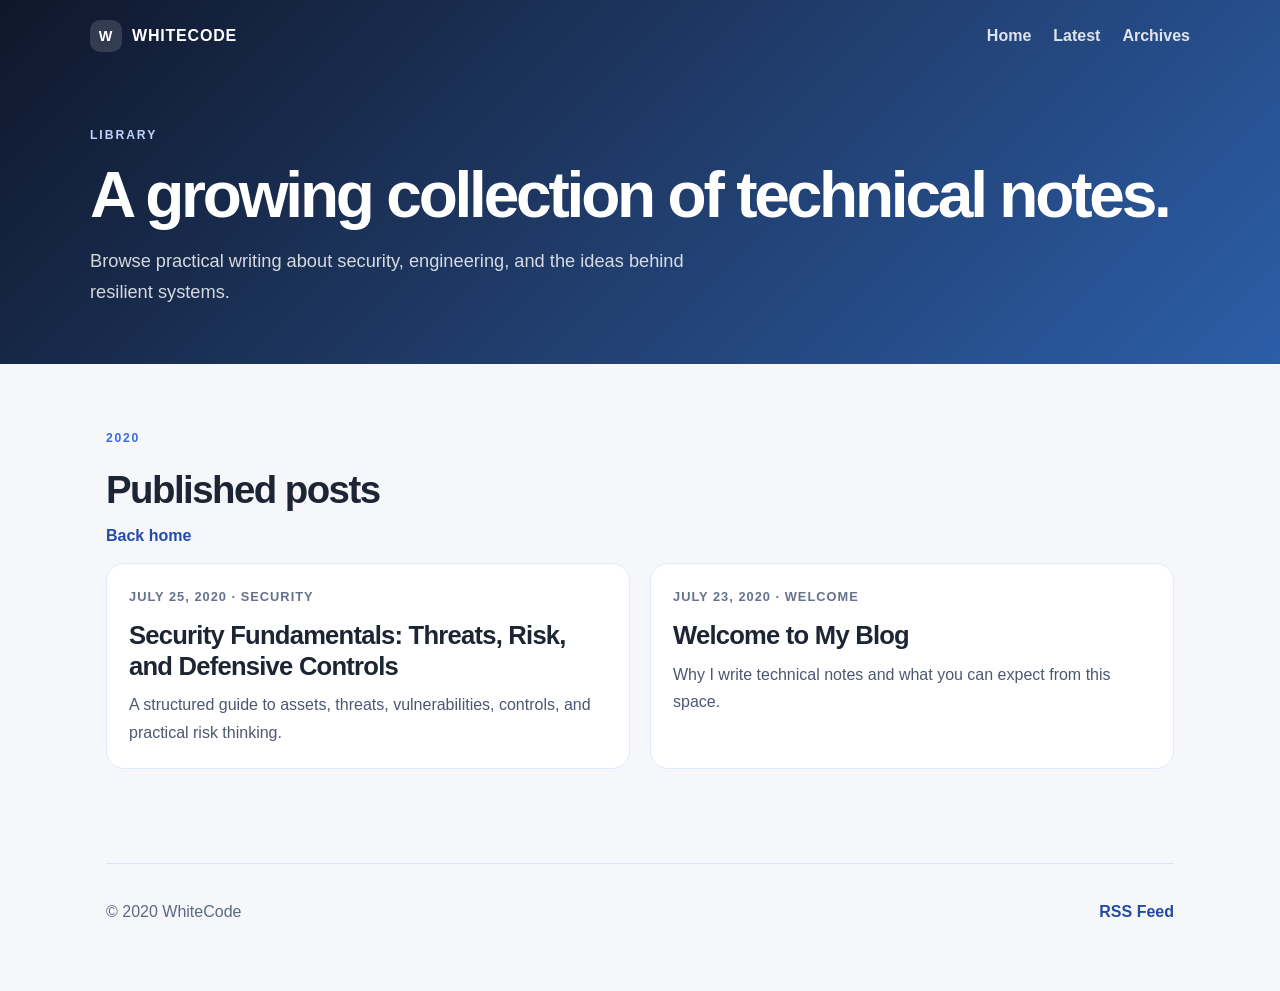
<file: archives/index.html>
<!DOCTYPE html>
<html lang="en">
  <head>
    <meta charset="utf-8">
    <meta name="viewport" content="width=device-width, initial-scale=1">
    <title>Archive | WhiteCode</title>
    <meta name="description" content="Browse WhiteCode notes on security, software, systems, and learning.">
    <link rel="stylesheet" href="/css/custom.css">
  </head>
  <body>
    <div class="site-shell">
      <header class="site-header">
        <div class="container navbar">
          <a class="brand" href="/"><span class="brand-mark">W</span><span>WhiteCode</span></a>
          <nav class="navlinks" aria-label="Main navigation">
            <a href="/">Home</a>
            <a href="/2020/07/25/FirstTime/">Latest</a>
            <a href="/archives/">Archives</a>
          </nav>
        </div>
        <div class="container hero" style="padding-top:48px;padding-bottom:56px;">
          <span class="eyebrow">Library</span>
          <h1 class="hero-title">A growing collection of technical notes.</h1>
          <p class="hero-copy">Browse practical writing about security, engineering, and the ideas behind resilient systems.</p>
        </div>
      </header>
      <main class="page">
        <div class="container">
          <div class="section-header">
            <div><div class="section-kicker">2020</div><h2>Published posts</h2></div>
            <a class="linkish" href="/">Back home</a>
          </div>
          <div class="post-grid">
            <a class="post-card" href="/2020/07/25/FirstTime/">
              <div class="post-meta">July 25, 2020 · Security</div>
              <h3>Security Fundamentals: Threats, Risk, and Defensive Controls</h3>
              <p>A structured guide to assets, threats, vulnerabilities, controls, and practical risk thinking.</p>
            </a>
            <a class="post-card" href="/2020/07/23/hello-world/">
              <div class="post-meta">July 23, 2020 · Welcome</div>
              <h3>Welcome to My Blog</h3>
              <p>Why I write technical notes and what you can expect from this space.</p>
            </a>
          </div>
        </div>
      </main>
      <footer class="site-footer"><div class="container footer-inner"><p>© 2020 WhiteCode</p><a href="/atom.xml">RSS Feed</a></div></footer>
    </div>
  </body>
</html>
</file>
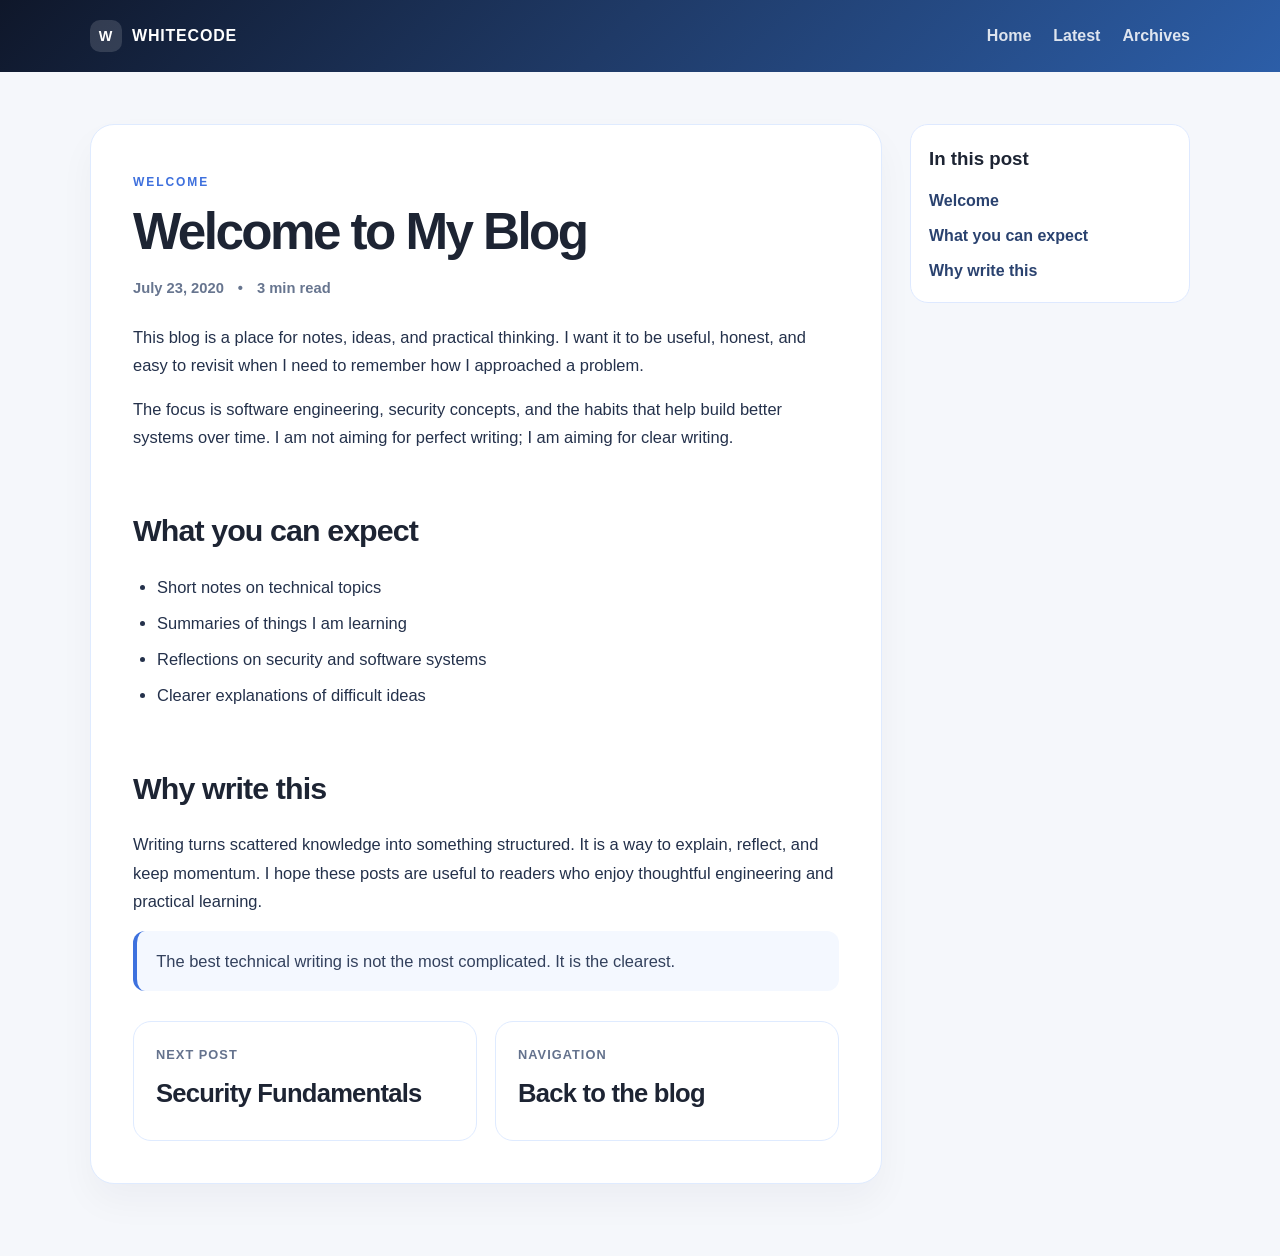
<file: 2020/07/23/hello-world/index.html>
<!DOCTYPE html>
<html lang="en">
  <head>
    <meta charset="utf-8">
    <meta name="viewport" content="width=device-width, initial-scale=1">
    <title>Welcome to My Blog | WhiteCode</title>
    <meta name="description" content="A short introduction to WhiteCode and its technical notes.">
    <link rel="stylesheet" href="/css/custom.css">
  </head>
  <body>
    <div class="site-shell">
      <header class="site-header">
        <div class="container navbar">
          <a class="brand" href="/"><span class="brand-mark">W</span><span>WhiteCode</span></a>
          <nav class="navlinks" aria-label="Main navigation"><a href="/">Home</a><a href="/2020/07/25/FirstTime/">Latest</a><a href="/archives/">Archives</a></nav>
        </div>
      </header>
      <main class="article-page">
        <div class="container post-layout">
          <article class="article-shell">
            <header class="article-header"><span class="article-kicker">Welcome</span><h1 class="article-title">Welcome to My Blog</h1><div class="article-meta"><span>July 23, 2020</span><span>•</span><span>3 min read</span></div></header>
            <div class="article-body">
              <p>This blog is a place for notes, ideas, and practical thinking. I want it to be useful, honest, and easy to revisit when I need to remember how I approached a problem.</p>
              <p>The focus is software engineering, security concepts, and the habits that help build better systems over time. I am not aiming for perfect writing; I am aiming for clear writing.</p>
              <h2>What you can expect</h2>
              <ul><li>Short notes on technical topics</li><li>Summaries of things I am learning</li><li>Reflections on security and software systems</li><li>Clearer explanations of difficult ideas</li></ul>
              <h2>Why write this</h2>
              <p>Writing turns scattered knowledge into something structured. It is a way to explain, reflect, and keep momentum. I hope these posts are useful to readers who enjoy thoughtful engineering and practical learning.</p>
              <blockquote>The best technical writing is not the most complicated. It is the clearest.</blockquote>
            </div>
            <div class="related-posts"><a class="post-card" href="/2020/07/25/FirstTime/"><div class="post-meta">Next post</div><h3>Security Fundamentals</h3></a><a class="post-card" href="/"><div class="post-meta">Navigation</div><h3>Back to the blog</h3></a></div>
          </article>
          <aside class="post-toc"><h3>In this post</h3><ul><li><a href="#">Welcome</a></li><li><a href="#">What you can expect</a></li><li><a href="#">Why write this</a></li></ul></aside>
        </div>
      </main>
    </div>
  </body>
</html>
</file>
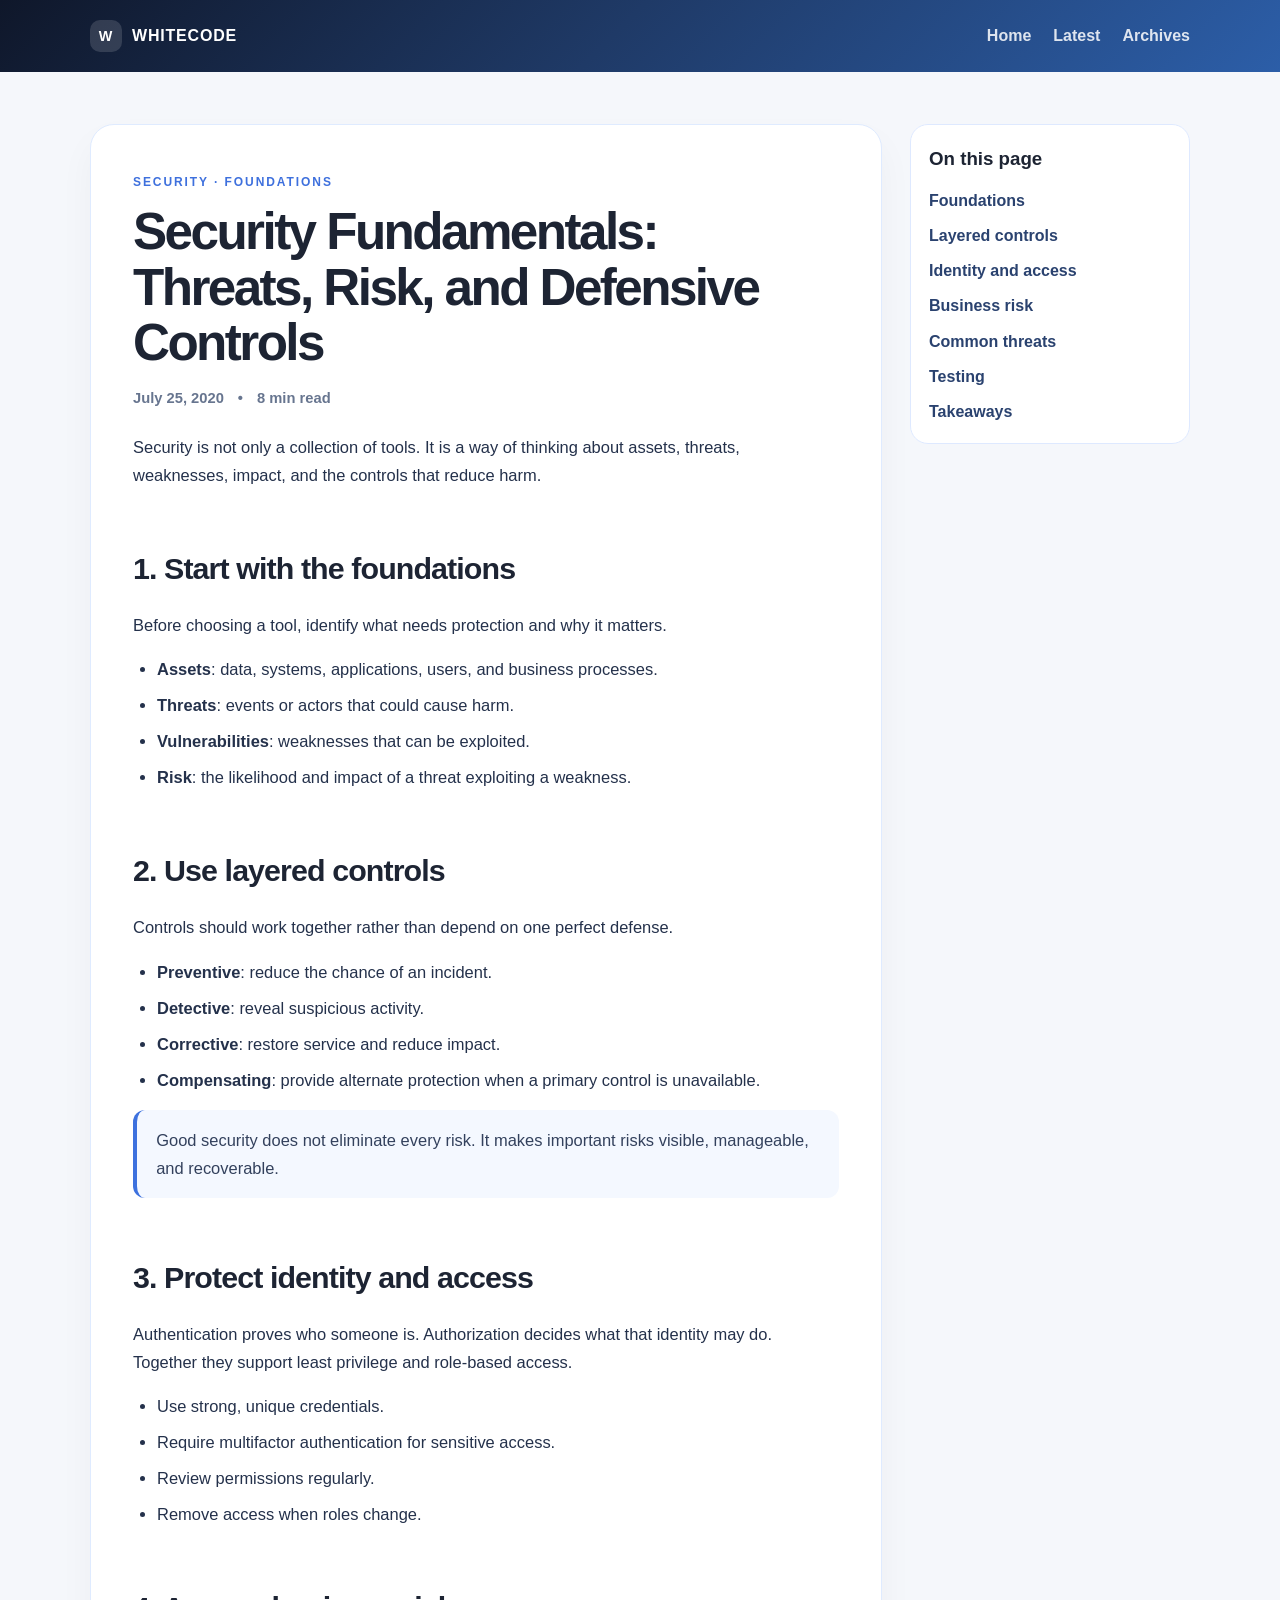
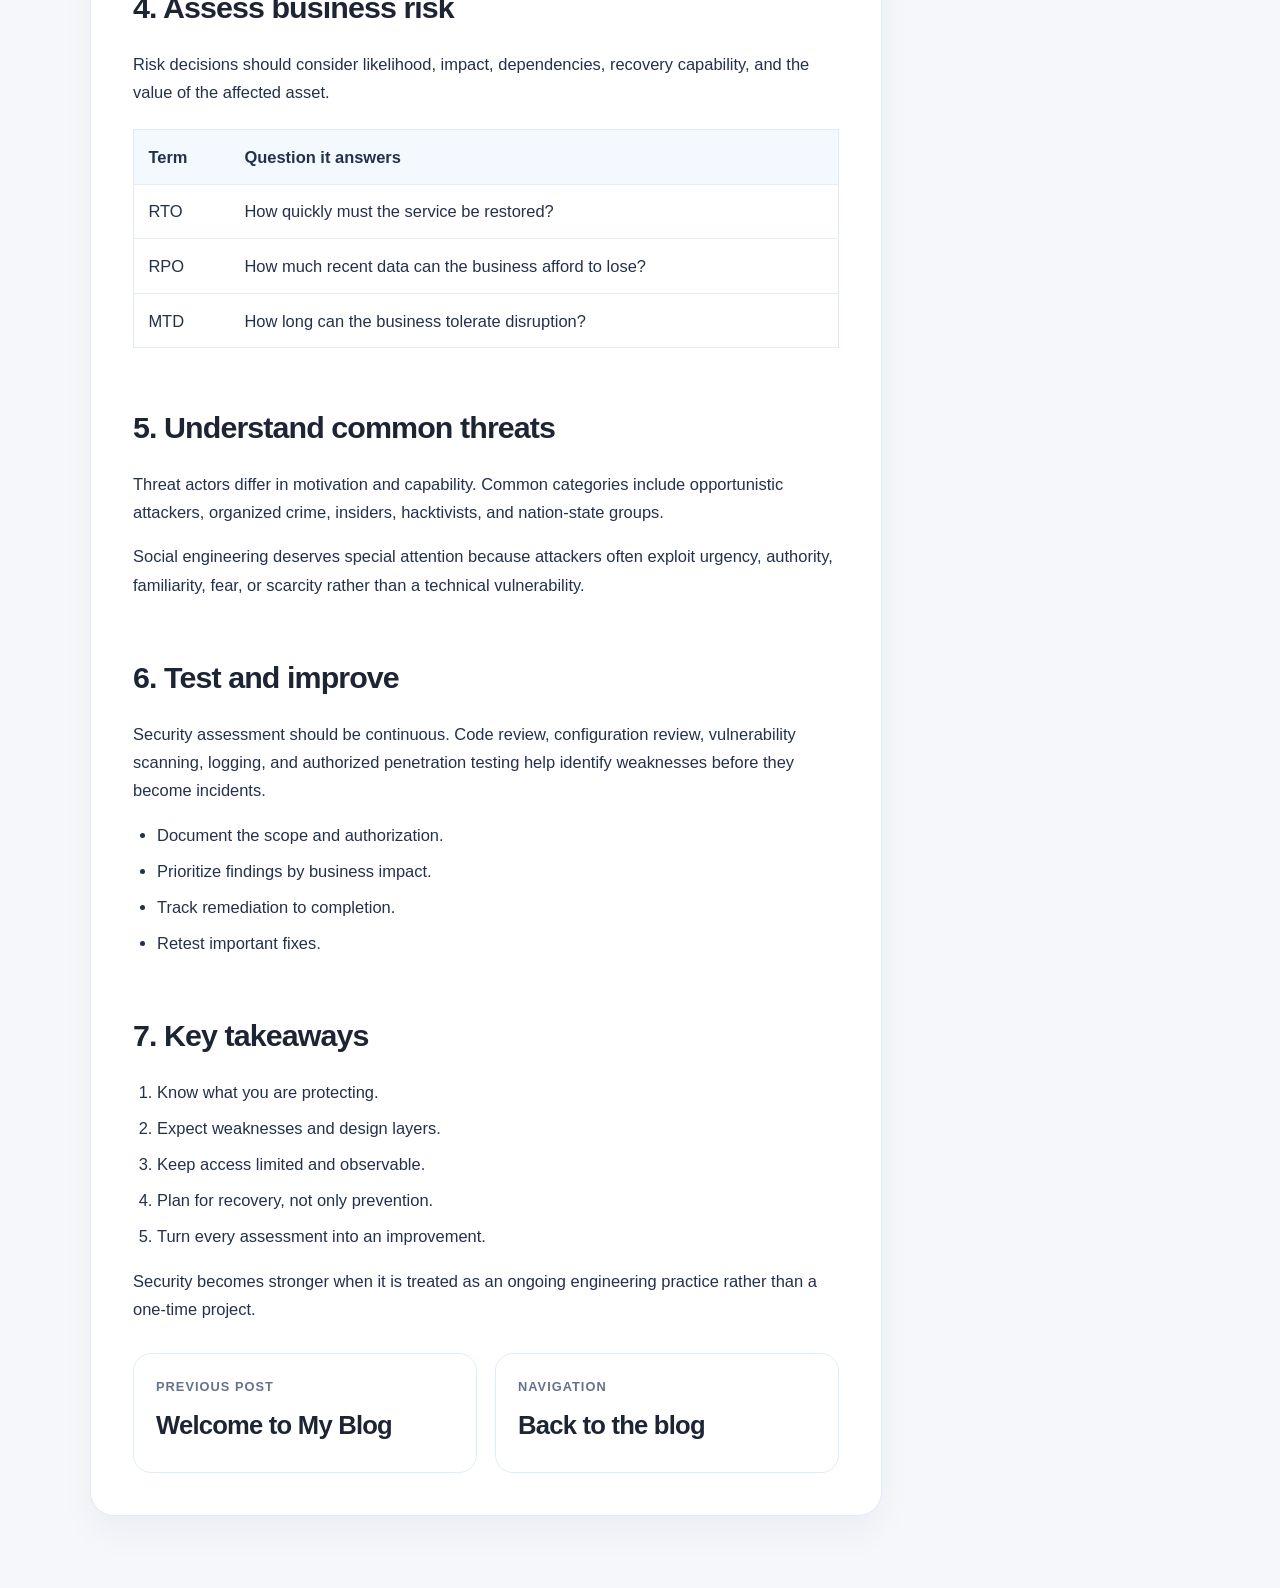
<file: 2020/07/25/FirstTime/index.html>
<!DOCTYPE html>
<html lang="en">
  <head>
    <meta charset="utf-8">
    <meta name="viewport" content="width=device-width, initial-scale=1">
    <title>Security Fundamentals | WhiteCode</title>
    <meta name="description" content="A practical introduction to security foundations, threats, risk, and defensive controls.">
    <link rel="stylesheet" href="/css/custom.css">
  </head>
  <body>
    <div class="site-shell">
      <header class="site-header"><div class="container navbar"><a class="brand" href="/"><span class="brand-mark">W</span><span>WhiteCode</span></a><nav class="navlinks" aria-label="Main navigation"><a href="/">Home</a><a href="/2020/07/25/FirstTime/">Latest</a><a href="/archives/">Archives</a></nav></div></header>
      <main class="article-page"><div class="container post-layout">
        <article class="article-shell">
          <header class="article-header"><span class="article-kicker">Security · Foundations</span><h1 class="article-title">Security Fundamentals: Threats, Risk, and Defensive Controls</h1><div class="article-meta"><span>July 25, 2020</span><span>•</span><span>8 min read</span></div></header>
          <div class="article-body">
            <p>Security is not only a collection of tools. It is a way of thinking about assets, threats, weaknesses, impact, and the controls that reduce harm.</p>
            <h2 id="foundations">1. Start with the foundations</h2><p>Before choosing a tool, identify what needs protection and why it matters.</p><ul><li><strong>Assets</strong>: data, systems, applications, users, and business processes.</li><li><strong>Threats</strong>: events or actors that could cause harm.</li><li><strong>Vulnerabilities</strong>: weaknesses that can be exploited.</li><li><strong>Risk</strong>: the likelihood and impact of a threat exploiting a weakness.</li></ul>
            <h2 id="controls">2. Use layered controls</h2><p>Controls should work together rather than depend on one perfect defense.</p><ul><li><strong>Preventive</strong>: reduce the chance of an incident.</li><li><strong>Detective</strong>: reveal suspicious activity.</li><li><strong>Corrective</strong>: restore service and reduce impact.</li><li><strong>Compensating</strong>: provide alternate protection when a primary control is unavailable.</li></ul>
            <blockquote>Good security does not eliminate every risk. It makes important risks visible, manageable, and recoverable.</blockquote>
            <h2 id="identity">3. Protect identity and access</h2><p>Authentication proves who someone is. Authorization decides what that identity may do. Together they support least privilege and role-based access.</p><ul><li>Use strong, unique credentials.</li><li>Require multifactor authentication for sensitive access.</li><li>Review permissions regularly.</li><li>Remove access when roles change.</li></ul>
            <h2 id="risk">4. Assess business risk</h2><p>Risk decisions should consider likelihood, impact, dependencies, recovery capability, and the value of the affected asset.</p><table><thead><tr><th>Term</th><th>Question it answers</th></tr></thead><tbody><tr><td>RTO</td><td>How quickly must the service be restored?</td></tr><tr><td>RPO</td><td>How much recent data can the business afford to lose?</td></tr><tr><td>MTD</td><td>How long can the business tolerate disruption?</td></tr></tbody></table>
            <h2 id="threats">5. Understand common threats</h2><p>Threat actors differ in motivation and capability. Common categories include opportunistic attackers, organized crime, insiders, hacktivists, and nation-state groups.</p><p>Social engineering deserves special attention because attackers often exploit urgency, authority, familiarity, fear, or scarcity rather than a technical vulnerability.</p>
            <h2 id="testing">6. Test and improve</h2><p>Security assessment should be continuous. Code review, configuration review, vulnerability scanning, logging, and authorized penetration testing help identify weaknesses before they become incidents.</p><ul><li>Document the scope and authorization.</li><li>Prioritize findings by business impact.</li><li>Track remediation to completion.</li><li>Retest important fixes.</li></ul>
            <h2 id="takeaways">7. Key takeaways</h2><ol><li>Know what you are protecting.</li><li>Expect weaknesses and design layers.</li><li>Keep access limited and observable.</li><li>Plan for recovery, not only prevention.</li><li>Turn every assessment into an improvement.</li></ol><p>Security becomes stronger when it is treated as an ongoing engineering practice rather than a one-time project.</p>
          </div>
          <div class="related-posts"><a class="post-card" href="/2020/07/23/hello-world/"><div class="post-meta">Previous post</div><h3>Welcome to My Blog</h3></a><a class="post-card" href="/"><div class="post-meta">Navigation</div><h3>Back to the blog</h3></a></div>
        </article>
        <aside class="post-toc"><h3>On this page</h3><ul><li><a href="#foundations">Foundations</a></li><li><a href="#controls">Layered controls</a></li><li><a href="#identity">Identity and access</a></li><li><a href="#risk">Business risk</a></li><li><a href="#threats">Common threats</a></li><li><a href="#testing">Testing</a></li><li><a href="#takeaways">Takeaways</a></li></ul></aside>
      </div></main>
    </div>
  </body>
</html>
</file>
<file: css/custom.css>
body {
  margin: 0;
  font-family: -apple-system, BlinkMacSystemFont, "Segoe UI", sans-serif;
  background: #f5f7fb;
  color: #1d2433;
  line-height: 1.7;
}

a { color: inherit; }

img { max-width: 100%; display: block; }

.site-shell { min-height: 100vh; }
.site-header { background: linear-gradient(135deg, #0f172a 0%, #1f3a67 48%, #2c5ea8 100%); color: #fff; }
.container { width: min(1100px, calc(100% - 32px)); margin: 0 auto; }
.navbar, .brand-row { display: flex; align-items: center; justify-content: space-between; gap: 24px; padding: 20px 0; }
.brand { display: flex; align-items: center; gap: 10px; text-decoration: none; color: #fff; font-weight: 800; letter-spacing: .05em; text-transform: uppercase; }
.brand-mark { width: 32px; height: 32px; border-radius: 10px; background: rgba(255,255,255,.14); display: grid; place-items: center; font-size: .9rem; }
.site-nav, .navlinks { display: flex; gap: 22px; flex-wrap: wrap; }
.site-nav a, .navlinks a { color: rgba(255,255,255,.85); text-decoration: none; font-weight: 600; }
.site-nav a:hover, .site-nav a:focus, .navlinks a:hover, .navlinks a:focus { color: #fff; }
.hero { padding: 72px 0 86px; }
.hero-inner { display: grid; grid-template-columns: 1.5fr 1fr; gap: 28px; align-items: center; }
.eyebrow { display: inline-block; margin-bottom: 16px; color: #bfd3ff; font-size: .76rem; font-weight: 800; letter-spacing: .16em; text-transform: uppercase; }
.hero-title, .hero h1 { margin: 0; color: #fff; font-size: clamp(2.5rem, 5vw, 4.5rem); line-height: 1.04; letter-spacing: -.05em; }
.hero-copy, .hero > p:not(.eyebrow) { max-width: 640px; margin: 18px 0 0; color: rgba(255,255,255,.82); font-size: 1.14rem; }
.hero-actions { display: flex; flex-wrap: wrap; gap: 12px; margin-top: 28px; }
.button { display: inline-flex; align-items: center; justify-content: center; min-height: 44px; padding: 0 18px; border-radius: 999px; text-decoration: none; font-weight: 700; }
.button.primary { background: #fff; color: #183157; }
.button.secondary { background: transparent; border: 1px solid rgba(255,255,255,.35); color: #fff; }
.hero-panel { background: rgba(255,255,255,.08); border: 1px solid rgba(255,255,255,.14); border-radius: 22px; padding: 22px; }
.stat-list { list-style: none; padding: 0; margin: 0; display: grid; gap: 18px; }
.stat-list li { display: flex; align-items: baseline; justify-content: space-between; gap: 12px; padding-bottom: 12px; border-bottom: 1px solid rgba(255,255,255,.12); }
.stat-list li:last-child { border-bottom: 0; padding-bottom: 0; }
.stat-value { color: inherit; font-size: 1.8rem; font-weight: 800; letter-spacing: -.04em; }
.stat-label { color: rgba(255,255,255,.75); font-size: .9rem; }
.page, .page-content { padding: 64px 0 72px; width: min(1100px, calc(100% - 32px)); margin: 0 auto; }
.intro-grid, .layout-grid { display: grid; grid-template-columns: 1.4fr 1fr; gap: 24px; }
.card { background: #fff; border: 1px solid #dee6f6; border-radius: 20px; box-shadow: 0 12px 28px rgba(17,25,40,.06); padding: 28px; }
.card h2, .card h3 { margin-top: 0; margin-bottom: 14px; color: #1d2433; letter-spacing: -.03em; }
.card p { color: #4d5771; margin: 0 0 12px; }
.card p:last-child { margin-bottom: 0; }
.section-label, .section-kicker { color: #3b6ad9; font-size: .76rem; font-weight: 800; letter-spacing: .14em; text-transform: uppercase; }
.section-heading { display: flex; align-items: flex-end; justify-content: space-between; gap: 16px; margin-bottom: 22px; }
.section-heading h2, .section-header h2 { margin: 8px 0 0; color: #1d2433; font-size: clamp(2rem, 3vw, 2.6rem); letter-spacing: -.04em; }
.section-heading a, .linkish { color: #234ca9; font-weight: 700; text-decoration: none; }
.content-section { margin-top: 52px; }
.post-grid { display: grid; grid-template-columns: repeat(2, minmax(0, 1fr)); gap: 20px; margin-top: 14px; }
.post-card { display: block; background: #fff; border: 1px solid #dfebff; border-radius: 18px; padding: 22px; text-decoration: none; transition: transform .15s ease, box-shadow .15s ease; }
.post-card:hover, .post-card:focus { transform: translateY(-2px); box-shadow: 0 12px 28px rgba(26,50,94,.08); }
.post-card h3 { margin: 12px 0 10px; color: #1d2433; font-size: clamp(1.4rem,2vw,1.9rem); line-height: 1.2; letter-spacing: -.03em; }
.post-card p { margin: 0; color: #4d5771; }
.post-date, .post-meta { color: #64728d; font-size: .8rem; font-weight: 700; letter-spacing: .08em; text-transform: uppercase; }
.tag-row, .pill-list { display: flex; flex-wrap: wrap; gap: 10px; margin-top: 18px; }
.tag-row span, .pill { padding: 7px 11px; border-radius: 999px; background: #edf3ff; color: #2049a2; font-size: .78rem; font-weight: 700; }
.topic-grid { display: grid; grid-template-columns: repeat(3, minmax(0,1fr)); gap: 20px; margin-top: 14px; }
.topic-card { background: #fff; border: 1px solid #dde6f3; border-radius: 18px; padding: 22px; }
.topic-card h3 { margin: 0 0 10px; color: #1d2433; font-size: 1.15rem; }
.topic-card p { margin: 0; color: #4d5771; }
.site-footer { padding: 22px 0 50px; color: #5d6984; }
.site-footer, .footer-inner { width: min(1100px, calc(100% - 32px)); margin: 0 auto; }
.footer-inner { display: flex; justify-content: space-between; gap: 18px; align-items: center; border-top: 1px solid #dfe6f3; padding-top: 18px; }
.site-footer a, .footer-inner a { color: #214ba2; text-decoration: none; font-weight: 700; }
.article-page { padding: 52px 0 72px; }
.post-layout { display: grid; grid-template-columns: minmax(0,1fr) 280px; gap: 28px; align-items: start; }
.article-shell { background: #fff; border: 1px solid #dfebff; border-radius: 24px; box-shadow: 0 18px 36px rgba(16,24,42,.04); padding: clamp(20px,4vw,42px); }
.article-header { margin-bottom: 22px; }
.article-kicker { display: inline-block; margin-bottom: 12px; color: #3e70dd; font-size: .75rem; font-weight: 800; letter-spacing: .16em; text-transform: uppercase; }
.article-title { margin: 0; color: #1d2433; font-size: clamp(2.2rem,4vw,3.5rem); line-height: 1.08; letter-spacing: -.05em; }
.article-meta { display: flex; gap: 14px; flex-wrap: wrap; margin-top: 16px; color: #67758f; font-size: .92rem; font-weight: 600; }
.article-body { color: #24314b; font-size: 1.03rem; }
.article-body h1, .article-body h2, .article-body h3, .article-body h4 { margin-top: 2em; margin-bottom: .8em; color: #1d2433; line-height: 1.2; letter-spacing: -.03em; }
.article-body h2 { font-size: 1.9rem; }
.article-body p, .article-body ul, .article-body ol, .article-body blockquote { margin: 1em 0; }
.article-body ul, .article-body ol { padding-left: 1.5rem; }
.article-body li + li { margin-top: .5rem; }
.article-body blockquote { padding: 1rem 1.2rem; background: #f4f8ff; border-left: 4px solid #3d71de; border-radius: 12px; color: #33415d; }
.article-body table { width: 100%; border-collapse: collapse; margin: 1.4em 0; border: 1px solid #dfe9fb; }
.article-body th, .article-body td { border-bottom: 1px solid #e5edf8; padding: .8rem .9rem; text-align: left; vertical-align: top; }
.article-body th { background: #f4f8ff; }
.post-toc { position: sticky; top: 24px; background: #fff; border: 1px solid #dee9ff; border-radius: 18px; padding: 18px; }
.post-toc h3 { margin: 0 0 12px; color: #1d2433; }
.post-toc ul { list-style: none; padding: 0; margin: 0; display: grid; gap: 8px; }
.post-toc a { color: #2a426f; text-decoration: none; font-weight: 600; }
.related-posts { margin-top: 30px; display: grid; grid-template-columns: repeat(2,minmax(0,1fr)); gap: 18px; }
@media (max-width: 860px) { .hero-inner, .intro-grid, .layout-grid, .post-layout, .topic-grid, .post-grid { grid-template-columns: 1fr; } .post-toc { position: static; } .navbar, .brand-row, .footer-inner, .section-heading { flex-direction: column; align-items: flex-start; } }
</file>
